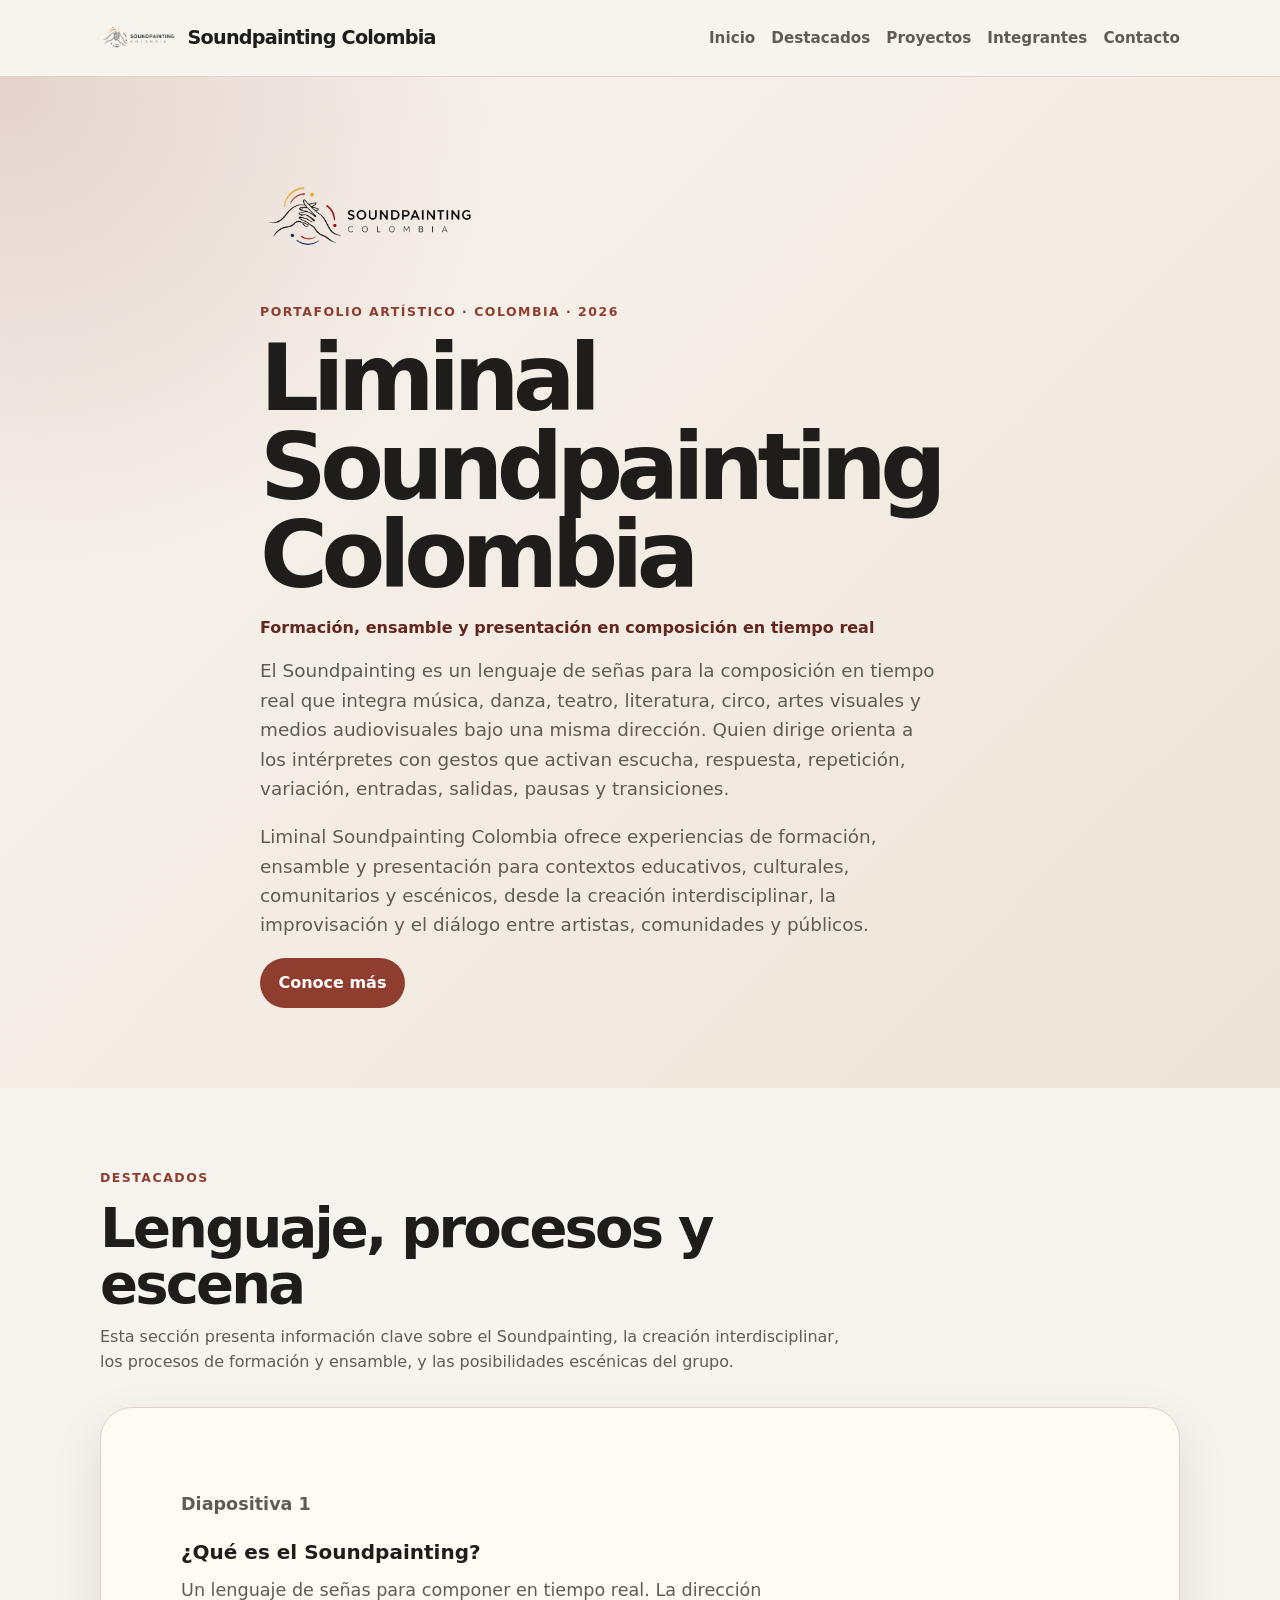
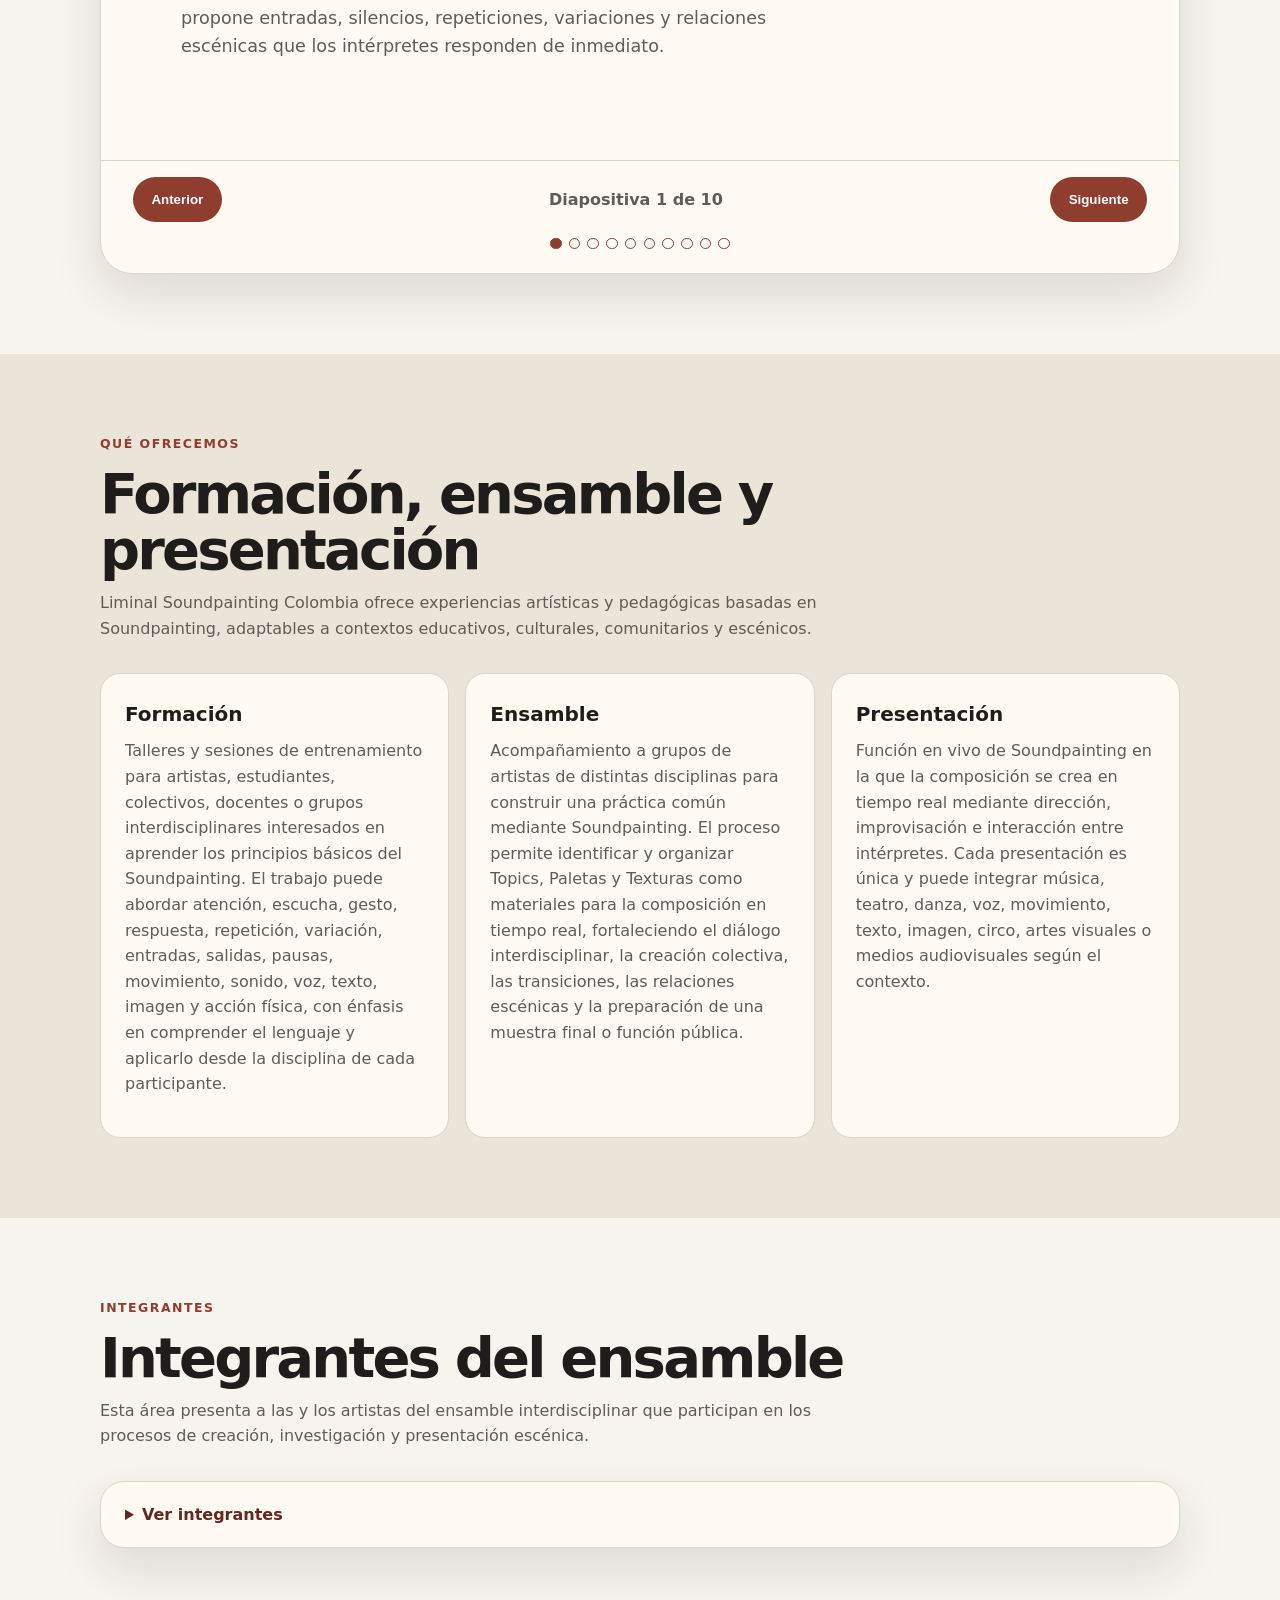
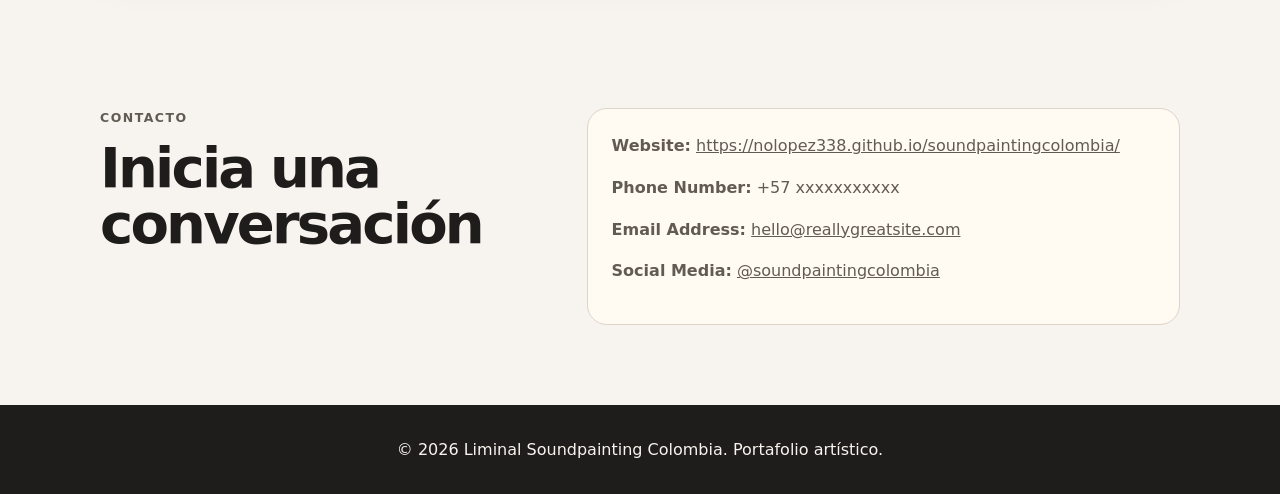
<file: index.html>
<!DOCTYPE html>
<html lang="es-CO">
<head>
  <meta charset="UTF-8">
  <meta name="viewport" content="width=device-width, initial-scale=1.0">
  <title>Liminal Soundpainting Colombia | Portafolio artístico</title>
  <link rel="stylesheet" href="css/styles.css">
</head>
<body>
  <header class="site-header">
    <nav class="navbar" aria-label="Navegación principal">
      <a class="logo" href="#inicio" aria-label="Inicio de Soundpainting Colombia">
        <img
          class="logo__image"
          src="assets/images/logo_soundpaintingcolombia-removebg.png"
          alt="Logo de Soundpainting Colombia"
        >
        <span class="logo__text">Soundpainting Colombia</span>
      </a>
      <button class="menu-toggle" type="button" aria-expanded="false" aria-controls="main-menu">
        <span class="menu-toggle__bar"></span>
        <span class="menu-toggle__bar"></span>
        <span class="menu-toggle__bar"></span>
        <span class="visually-hidden">Abrir o cerrar el menú de navegación</span>
      </button>
      <ul class="nav-menu" id="main-menu">
        <li><a href="#inicio">Inicio</a></li>
        <li><a href="#destacados">Destacados</a></li>
        <li><a href="#proyectos">Proyectos</a></li>
        <li><a href="#integrantes">Integrantes</a></li>
        <li><a href="#contacto">Contacto</a></li>
      </ul>
    </nav>
  </header>

  <main id="top">
    <section class="hero" id="inicio">
      <div class="section-container hero__content">
        <div class="hero__logo-wrap">
          <img
            class="hero__logo"
            src="assets/images/logo_soundpaintingcolombia-removebg.png"
            alt="Logo de Soundpainting Colombia"
          >
        </div>
        <p class="eyebrow">Portafolio artístico · Colombia · 2026</p>
        <h1>Liminal Soundpainting Colombia</h1>
        <p class="hero__context">Formación, ensamble y presentación en composición en tiempo real</p>
        <p class="hero__intro">
          El Soundpainting es un lenguaje de señas para la composición en tiempo real que integra música,
          danza, teatro, literatura, circo, artes visuales y medios audiovisuales bajo una misma dirección.
          Quien dirige orienta a los intérpretes con gestos que activan escucha, respuesta, repetición,
          variación, entradas, salidas, pausas y transiciones.
        </p>
        <p class="hero__intro">
          Liminal Soundpainting Colombia ofrece experiencias de formación, ensamble y presentación para
          contextos educativos, culturales, comunitarios y escénicos, desde la creación interdisciplinar,
          la improvisación y el diálogo entre artistas, comunidades y públicos.
        </p>
        <a class="button" href="#destacados">Conoce más</a>
      </div>
    </section>

    <section class="info-slider-section" id="destacados" aria-labelledby="destacados-title">
      <div class="section-container">
        <div class="section-heading">
          <p class="eyebrow">Destacados</p>
          <h2 id="destacados-title">Lenguaje, procesos y escena</h2>
          <p>
            Esta sección presenta información clave sobre el Soundpainting, la creación interdisciplinar,
            los procesos de formación y ensamble, y las posibilidades escénicas del grupo.
          </p>
        </div>

        <div class="slider" aria-roledescription="carrusel" aria-label="Carrusel informativo de Liminal Soundpainting Colombia">
          <div class="slider__viewport">
            <div class="slider__track" id="slider-track"></div>
          </div>

          <div class="slider__controls" aria-label="Controles del slider">
            <button class="slider__button" id="prev-slide" type="button" aria-label="Diapositiva anterior">Anterior</button>
            <p class="slider__counter" id="slide-counter" aria-live="polite">Diapositiva 1 de 10</p>
            <button class="slider__button" id="next-slide" type="button" aria-label="Diapositiva siguiente">Siguiente</button>
          </div>

          <div class="slider__dots" id="slider-dots" aria-label="Indicadores de diapositivas"></div>
        </div>
      </div>
    </section>

    <section class="content-section content-section--muted" id="proyectos">
      <div class="section-container">
        <div class="section-heading">
          <p class="eyebrow">Qué ofrecemos</p>
          <h2>Formación, ensamble y presentación</h2>
          <p>
            Liminal Soundpainting Colombia ofrece experiencias artísticas y pedagógicas basadas en
            Soundpainting, adaptables a contextos educativos, culturales, comunitarios y escénicos.
          </p>
        </div>
        <div class="cards-grid">
          <article class="card">
            <h3>Formación</h3>
            <p>
              Talleres y sesiones de entrenamiento para artistas, estudiantes, colectivos, docentes o grupos
              interdisciplinares interesados en aprender los principios básicos del Soundpainting. El trabajo
              puede abordar atención, escucha, gesto, respuesta, repetición, variación, entradas, salidas,
              pausas, movimiento, sonido, voz, texto, imagen y acción física, con énfasis en comprender el
              lenguaje y aplicarlo desde la disciplina de cada participante.
            </p>
          </article>
          <article class="card">
            <h3>Ensamble</h3>
            <p>
              Acompañamiento a grupos de artistas de distintas disciplinas para construir una práctica común
              mediante Soundpainting. El proceso permite identificar y organizar Topics, Paletas y Texturas
              como materiales para la composición en tiempo real, fortaleciendo el diálogo interdisciplinar,
              la creación colectiva, las transiciones, las relaciones escénicas y la preparación de una muestra
              final o función pública.
            </p>
          </article>
          <article class="card">
            <h3>Presentación</h3>
            <p>
              Función en vivo de Soundpainting en la que la composición se crea en tiempo real mediante
              dirección, improvisación e interacción entre intérpretes. Cada presentación es única y puede
              integrar música, teatro, danza, voz, movimiento, texto, imagen, circo, artes visuales o medios
              audiovisuales según el contexto.
            </p>
          </article>
        </div>
      </div>
    </section>

    <section class="content-section" id="integrantes">
      <div class="section-container">
        <div class="section-heading">
          <p class="eyebrow">Integrantes</p>
          <h2>Integrantes del ensamble</h2>
          <p>
            Esta área presenta a las y los artistas del ensamble interdisciplinar que participan en los procesos de creación, investigación y presentación escénica.
          </p>
        </div>

        <details class="members-details">
          <summary>Ver integrantes</summary>
          <div class="members-grid" aria-label="Integrantes del ensamble">
            <article class="member-card"><div class="member-card__image" aria-hidden="true">LB</div><h3 class="member-card__name">Laura Bolaños</h3><p class="member-card__handle">@Laurabolanos.actriz</p><p class="member-card__bio">Artista escénica vinculada a la actuación, el cuerpo y la creación interdisciplinar en procesos de composición en tiempo real.</p></article>
            <article class="member-card"><div class="member-card__image" aria-hidden="true">CS</div><h3 class="member-card__name">Camilo Salazar</h3><p class="member-card__handle">@gentropicmus</p><p class="member-card__bio">Músico y creador sonoro interesado en la improvisación, la escucha colectiva y los cruces entre sonido, gesto y escena.</p></article>
            <article class="member-card"><div class="member-card__image" aria-hidden="true">JC</div><h3 class="member-card__name">Juan Carlos</h3><p class="member-card__handle">@jcurreav</p><p class="member-card__bio">Creador escénico del ensamble, con participación en procesos de performance, dirección en vivo y composición colectiva.</p></article>
            <article class="member-card"><div class="member-card__image" aria-hidden="true">LC</div><h3 class="member-card__name">Luis David Cáceres Salazar</h3><p class="member-card__handle">Rol por completar</p><p class="member-card__bio">Artista integrante del ensamble, vinculado a la exploración interdisciplinar, la improvisación y la práctica escénica en vivo.</p></article>
            <article class="member-card"><div class="member-card__image" aria-hidden="true">LG</div><h3 class="member-card__name">Lina García</h3><p class="member-card__handle">@linaagarciaa</p><p class="member-card__bio">Biografía por completar.</p></article>
            <article class="member-card"><div class="member-card__image" aria-hidden="true">NL</div><h3 class="member-card__name">Nicolás López</h3><p class="member-card__handle">@nicolopez338</p><p class="member-card__bio">Integrante del ensamble interesado en el diálogo entre cuerpo, escena, improvisación y composición en tiempo real.</p></article>
            <article class="member-card"><div class="member-card__image" aria-hidden="true">JM</div><h3 class="member-card__name">José Mondragón</h3><p class="member-card__handle">@josemog_</p><p class="member-card__bio">Biografía por completar.</p></article>
            <article class="member-card"><div class="member-card__image" aria-hidden="true">DC</div><h3 class="member-card__name">Daniel Corredor / Soren</h3><p class="member-card__handle">@daniel_corredor</p><p class="member-card__bio">Biografía por completar.</p></article>
            <article class="member-card"><div class="member-card__image" aria-hidden="true">LV</div><h3 class="member-card__name">Luisa Vaca</h3><p class="member-card__handle">@_bugambilia___</p><p class="member-card__bio">Artista del ensamble vinculada a procesos sensibles de creación, movimiento, improvisación y relación con materiales escénicos.</p></article>
            <article class="member-card"><div class="member-card__image" aria-hidden="true">DR</div><h3 class="member-card__name">Diana Ricaurte</h3><p class="member-card__handle">@dianamar_rv7</p><p class="member-card__bio">Biografía por completar.</p></article>
            <article class="member-card"><div class="member-card__image" aria-hidden="true">AH</div><h3 class="member-card__name">Ana Hernández</h3><p class="member-card__handle">@anahernandezartista</p><p class="member-card__bio">Biografía por completar.</p></article>
            <!-- Cristian Torres puede agregarse más adelante si la lista del ensamble se amplía. -->
          </div>
        </details>
      </div>
    </section>

    <section class="content-section" id="contacto">
      <div class="section-container two-column">
        <div>
          <p class="eyebrow">Contacto</p>
          <h2>Inicia una conversación</h2>
        </div>
        <div class="contact-box">
          <p><strong>Website:</strong> <a href="https://nolopez338.github.io/soundpaintingcolombia/">https://nolopez338.github.io/soundpaintingcolombia/</a></p>
          <p><strong>Phone Number:</strong> +57 xxxxxxxxxxx </p>
          <p><strong>Email Address:</strong> <a href="mailto:hello@reallygreatsite.com">hello@reallygreatsite.com</a></p>
          <p><strong>Social Media:</strong> <a href="https://www.instagram.com/soundpaintingcolombia?utm_source=ig_web_button_share_sheet&igsh=ZDNlZDc0MzIxNw==">@soundpaintingcolombia</a></p>
        </div>
      </div>
    </section>
  </main>

  <footer class="site-footer">
    <p>&copy; <span id="current-year"></span> Liminal Soundpainting Colombia. Portafolio artístico.</p>
  </footer>

  <script src="js/script.js"></script>
</body>
</html>
</file>
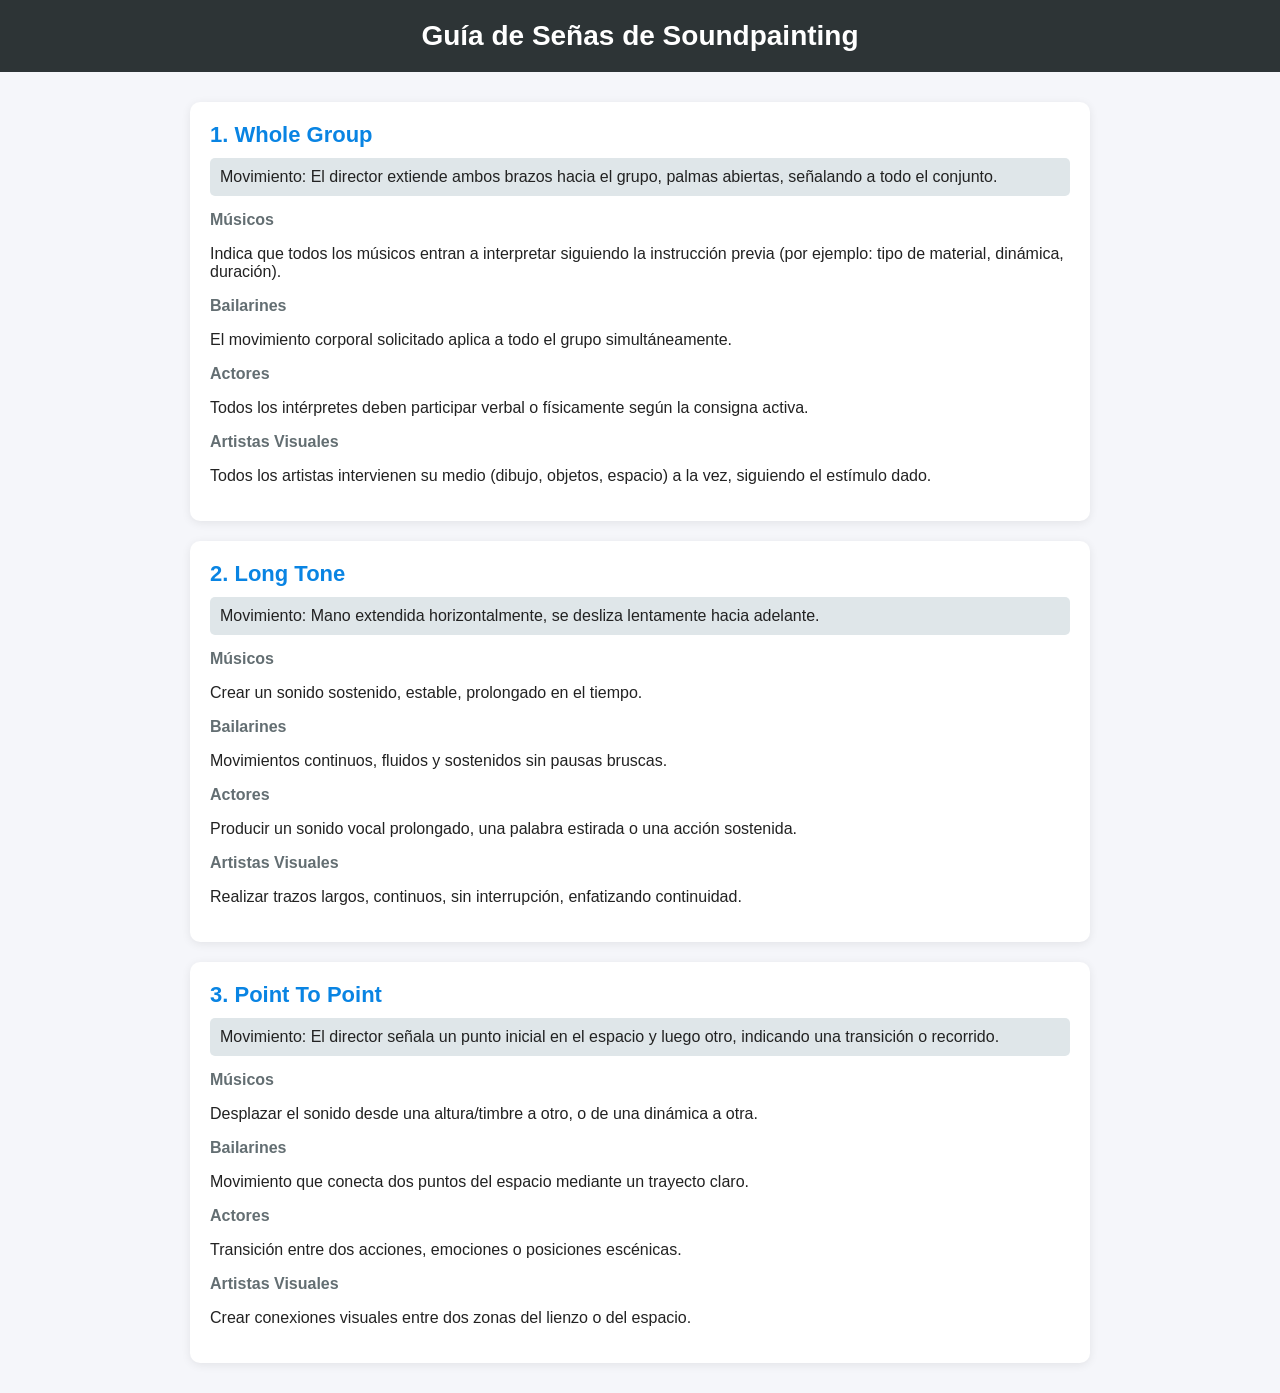
<file: guide.html>
<!DOCTYPE html>
<html lang="es">
<head>
  <meta charset="UTF-8">
  <title>Guía de Señas de Soundpainting</title>

  <style>
    body {
      margin: 0;
      background: #f5f6fa;
      font-family: Arial, sans-serif;
      color: #222;
    }

    header {
      background: #2d3436;
      color: white;
      padding: 20px;
      text-align: center;
      font-size: 28px;
      font-weight: bold;
    }

    .container {
      max-width: 900px;
      margin: 30px auto;
      padding: 0 20px;
    }

    .sign-card {
      background: white;
      border-radius: 10px;
      padding: 20px;
      margin-bottom: 20px;
      box-shadow: 0 2px 10px rgba(0,0,0,0.08);
    }

    .sign-title {
      font-size: 22px;
      font-weight: bold;
      margin-bottom: 10px;
      color: #0984e3;
    }

    .category-title {
      margin-top: 15px;
      font-weight: bold;
      color: #636e72;
    }

    .movement {
      background: #dfe6e9;
      padding: 10px;
      border-radius: 5px;
      margin-top: 10px;
    }
  </style>
</head>

<body>
  <header>Guía de Señas de Soundpainting</header>

  <div class="container">

    <!-- EJEMPLO 1 -->
    <div class="sign-card">
      <div class="sign-title">1. Whole Group</div>

      <div class="movement">
        Movimiento: El director extiende ambos brazos hacia el grupo, palmas abiertas, señalando a todo el conjunto.
      </div>

      <div class="category-title">Músicos</div>
      <p>Indica que todos los músicos entran a interpretar siguiendo la instrucción previa (por ejemplo: tipo de material, dinámica, duración).</p>

      <div class="category-title">Bailarines</div>
      <p>El movimiento corporal solicitado aplica a todo el grupo simultáneamente.</p>

      <div class="category-title">Actores</div>
      <p>Todos los intérpretes deben participar verbal o físicamente según la consigna activa.</p>

      <div class="category-title">Artistas Visuales</div>
      <p>Todos los artistas intervienen su medio (dibujo, objetos, espacio) a la vez, siguiendo el estímulo dado.</p>
    </div>


    <!-- EJEMPLO 2 -->
    <div class="sign-card">
      <div class="sign-title">2. Long Tone</div>

      <div class="movement">
        Movimiento: Mano extendida horizontalmente, se desliza lentamente hacia adelante.
      </div>

      <div class="category-title">Músicos</div>
      <p>Crear un sonido sostenido, estable, prolongado en el tiempo.</p>

      <div class="category-title">Bailarines</div>
      <p>Movimientos continuos, fluidos y sostenidos sin pausas bruscas.</p>

      <div class="category-title">Actores</div>
      <p>Producir un sonido vocal prolongado, una palabra estirada o una acción sostenida.</p>

      <div class="category-title">Artistas Visuales</div>
      <p>Realizar trazos largos, continuos, sin interrupción, enfatizando continuidad.</p>
    </div>


    <!-- EJEMPLO 3 -->
    <div class="sign-card">
      <div class="sign-title">3. Point To Point</div>

      <div class="movement">
        Movimiento: El director señala un punto inicial en el espacio y luego otro, indicando una transición o recorrido.
      </div>

      <div class="category-title">Músicos</div>
      <p>Desplazar el sonido desde una altura/timbre a otro, o de una dinámica a otra.</p>

      <div class="category-title">Bailarines</div>
      <p>Movimiento que conecta dos puntos del espacio mediante un trayecto claro.</p>

      <div class="category-title">Actores</div>
      <p>Transición entre dos acciones, emociones o posiciones escénicas.</p>

      <div class="category-title">Artistas Visuales</div>
      <p>Crear conexiones visuales entre dos zonas del lienzo o del espacio.</p>
    </div>

  </div>

</body>
</html>
</file>
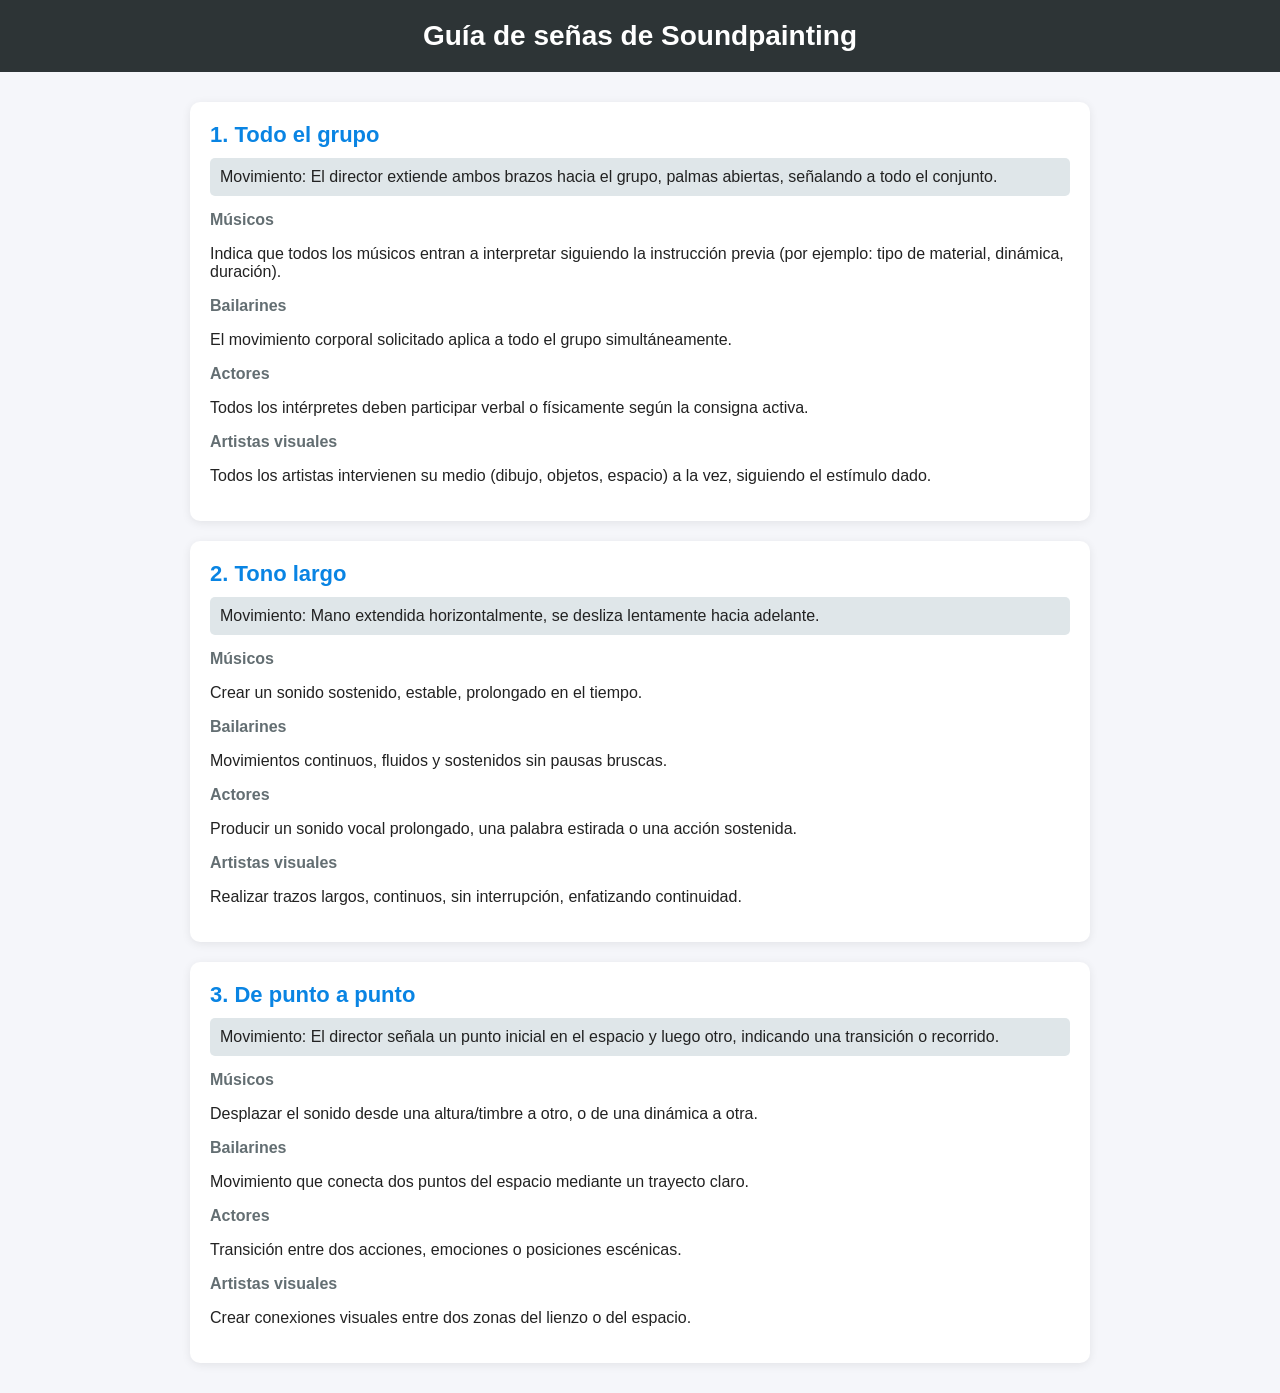
<file: pages/soundpainting-sign-guide.html>
<!DOCTYPE html>
<html lang="es">
<head>
  <meta charset="UTF-8">
  <title>Guía de señas de Soundpainting</title>

  <style>
    body {
      margin: 0;
      background: #f5f6fa;
      font-family: Arial, sans-serif;
      color: #222;
    }

    header {
      background: #2d3436;
      color: white;
      padding: 20px;
      text-align: center;
      font-size: 28px;
      font-weight: bold;
    }

    .container {
      max-width: 900px;
      margin: 30px auto;
      padding: 0 20px;
    }

    .sign-card {
      background: white;
      border-radius: 10px;
      padding: 20px;
      margin-bottom: 20px;
      box-shadow: 0 2px 10px rgba(0,0,0,0.08);
    }

    .sign-title {
      font-size: 22px;
      font-weight: bold;
      margin-bottom: 10px;
      color: #0984e3;
    }

    .category-title {
      margin-top: 15px;
      font-weight: bold;
      color: #636e72;
    }

    .movement {
      background: #dfe6e9;
      padding: 10px;
      border-radius: 5px;
      margin-top: 10px;
    }
  </style>
</head>

<body>
  <header>Guía de señas de Soundpainting</header>

  <div class="container">

    <!-- Ejemplo 1 -->
    <div class="sign-card">
      <div class="sign-title">1. Todo el grupo</div>

      <div class="movement">
        Movimiento: El director extiende ambos brazos hacia el grupo, palmas abiertas, señalando a todo el conjunto.
      </div>

      <div class="category-title">Músicos</div>
      <p>Indica que todos los músicos entran a interpretar siguiendo la instrucción previa (por ejemplo: tipo de material, dinámica, duración).</p>

      <div class="category-title">Bailarines</div>
      <p>El movimiento corporal solicitado aplica a todo el grupo simultáneamente.</p>

      <div class="category-title">Actores</div>
      <p>Todos los intérpretes deben participar verbal o físicamente según la consigna activa.</p>

      <div class="category-title">Artistas visuales</div>
      <p>Todos los artistas intervienen su medio (dibujo, objetos, espacio) a la vez, siguiendo el estímulo dado.</p>
    </div>


    <!-- Ejemplo 2 -->
    <div class="sign-card">
      <div class="sign-title">2. Tono largo</div>

      <div class="movement">
        Movimiento: Mano extendida horizontalmente, se desliza lentamente hacia adelante.
      </div>

      <div class="category-title">Músicos</div>
      <p>Crear un sonido sostenido, estable, prolongado en el tiempo.</p>

      <div class="category-title">Bailarines</div>
      <p>Movimientos continuos, fluidos y sostenidos sin pausas bruscas.</p>

      <div class="category-title">Actores</div>
      <p>Producir un sonido vocal prolongado, una palabra estirada o una acción sostenida.</p>

      <div class="category-title">Artistas visuales</div>
      <p>Realizar trazos largos, continuos, sin interrupción, enfatizando continuidad.</p>
    </div>


    <!-- Ejemplo 3 -->
    <div class="sign-card">
      <div class="sign-title">3. De punto a punto</div>

      <div class="movement">
        Movimiento: El director señala un punto inicial en el espacio y luego otro, indicando una transición o recorrido.
      </div>

      <div class="category-title">Músicos</div>
      <p>Desplazar el sonido desde una altura/timbre a otro, o de una dinámica a otra.</p>

      <div class="category-title">Bailarines</div>
      <p>Movimiento que conecta dos puntos del espacio mediante un trayecto claro.</p>

      <div class="category-title">Actores</div>
      <p>Transición entre dos acciones, emociones o posiciones escénicas.</p>

      <div class="category-title">Artistas visuales</div>
      <p>Crear conexiones visuales entre dos zonas del lienzo o del espacio.</p>
    </div>

  </div>

</body>
</html>
</file>
<file: css/styles.css>
:root {
  --color-background: #f7f4ef;
  --color-surface: #fffaf2;
  --color-surface-muted: #ebe4d9;
  --color-text: #1f1d1b;
  --color-text-soft: #625b54;
  --color-accent: #8f3d2f;
  --color-accent-dark: #62271f;
  --color-border: #ded4c8;
  --shadow-soft: 0 20px 50px rgba(31, 29, 27, 0.12);
  --max-width: 1120px;
}

* {
  box-sizing: border-box;
}

html {
  scroll-behavior: smooth;
}

body {
  margin: 0;
  background: var(--color-background);
  color: var(--color-text);
  font-family: Inter, "Segoe UI", system-ui, -apple-system, BlinkMacSystemFont, sans-serif;
  line-height: 1.6;
}

a {
  color: inherit;
}

button,
a {
  -webkit-tap-highlight-color: transparent;
}

.site-header {
  position: sticky;
  top: 0;
  z-index: 10;
  background: rgba(247, 244, 239, 0.94);
  border-bottom: 1px solid var(--color-border);
  backdrop-filter: blur(16px);
}

.navbar {
  display: flex;
  align-items: center;
  justify-content: space-between;
  max-width: var(--max-width);
  margin: 0 auto;
  padding: 1rem 1.25rem;
}

.logo {
  display: inline-flex;
  align-items: center;
  gap: 0.65rem;
  flex-shrink: 0;
  text-decoration: none;
}

.logo__image {
  display: block;
  width: auto;
  max-height: 44px;
}

.logo__text {
  font-size: 1.2rem;
  font-weight: 800;
  letter-spacing: -0.04em;
}

.nav-menu {
  display: flex;
  gap: 1rem;
  align-items: center;
  margin: 0;
  padding: 0;
  list-style: none;
}

.nav-menu a {
  color: var(--color-text-soft);
  font-size: 0.95rem;
  font-weight: 650;
  text-decoration: none;
}

.nav-menu a:hover,
.nav-menu a:focus-visible {
  color: var(--color-accent);
}

.menu-toggle {
  display: none;
  width: 2.5rem;
  height: 2.5rem;
  padding: 0.5rem;
  background: transparent;
  border: 1px solid var(--color-border);
  border-radius: 999px;
  cursor: pointer;
}

.menu-toggle__bar {
  display: block;
  width: 100%;
  height: 2px;
  margin: 4px 0;
  background: var(--color-text);
}

.visually-hidden {
  position: absolute;
  width: 1px;
  height: 1px;
  padding: 0;
  margin: -1px;
  overflow: hidden;
  clip: rect(0, 0, 0, 0);
  white-space: nowrap;
  border: 0;
}

.section-container {
  max-width: var(--max-width);
  margin: 0 auto;
  padding: 0 1.25rem;
}

.hero {
  min-height: 72vh;
  display: grid;
  place-items: center;
  background:
    radial-gradient(circle at top left, rgba(143, 61, 47, 0.18), transparent 32rem),
    linear-gradient(135deg, #f7f4ef 0%, #eee4d8 100%);
}

.hero__content {
  padding-top: 5rem;
  padding-bottom: 5rem;
}

.hero__logo-wrap {
  margin-bottom: 1.25rem;
}

.hero__logo {
  display: block;
  width: min(220px, 58vw);
  height: auto;
}

.eyebrow {
  margin: 0 0 0.75rem;
  color: var(--color-accent);
  font-size: 0.78rem;
  font-weight: 800;
  letter-spacing: 0.12em;
  text-transform: uppercase;
}

h1,
h2,
h3,
p {
  margin-top: 0;
}

h1 {
  max-width: 760px;
  margin-bottom: 1rem;
  font-size: clamp(2.5rem, 8vw, 5.8rem);
  line-height: 0.95;
  letter-spacing: -0.07em;
}

h2 {
  margin-bottom: 0.75rem;
  font-size: clamp(2rem, 5vw, 3.5rem);
  line-height: 1;
  letter-spacing: -0.05em;
}

h3 {
  margin-bottom: 0.5rem;
  font-size: 1.25rem;
}


.hero__context {
  max-width: 680px;
  color: var(--color-accent-dark);
  font-size: 1rem;
  font-weight: 800;
}

.members-details {
  background: var(--color-surface);
  border: 1px solid var(--color-border);
  border-radius: 1.5rem;
  box-shadow: var(--shadow-soft);
  overflow: hidden;
}

.members-details summary {
  padding: 1.25rem 1.5rem;
  color: var(--color-accent-dark);
  font-weight: 800;
  cursor: pointer;
}

.members-details summary:focus-visible {
  outline: 3px solid rgba(143, 61, 47, 0.35);
  outline-offset: -3px;
}

.members-grid {
  display: grid;
  grid-template-columns: repeat(3, minmax(0, 1fr));
  gap: 1rem;
  padding: 0 1.5rem 1.5rem;
}

.member-card {
  display: flex;
  min-height: 100%;
  flex-direction: column;
  padding: 1.25rem;
  background: var(--color-background);
  border: 1px solid var(--color-border);
  border-radius: 1.25rem;
}

.member-card__image {
  width: 4.5rem;
  height: 4.5rem;
  display: grid;
  place-items: center;
  margin-bottom: 1rem;
  background: linear-gradient(135deg, rgba(143, 61, 47, 0.14), rgba(98, 39, 31, 0.24));
  color: var(--color-accent-dark);
  border: 1px solid rgba(143, 61, 47, 0.2);
  border-radius: 999px;
  font-weight: 900;
  letter-spacing: 0.08em;
}

.member-card__name {
  margin-bottom: 0.25rem;
}

.member-card__handle {
  margin-bottom: 0.75rem;
  color: var(--color-accent);
  font-size: 0.95rem;
  font-weight: 800;
}

.member-card__bio {
  margin-bottom: 0;
  color: var(--color-text-soft);
}

.hero__intro {
  max-width: 680px;
  color: var(--color-text-soft);
  font-size: 1.15rem;
}

.button,
.slider__button {
  display: inline-flex;
  align-items: center;
  justify-content: center;
  min-height: 2.8rem;
  padding: 0.75rem 1.15rem;
  background: var(--color-accent);
  color: #fff;
  border: 0;
  border-radius: 999px;
  font-weight: 800;
  text-decoration: none;
  cursor: pointer;
  transition: background 180ms ease, transform 180ms ease;
}

.button:hover,
.slider__button:hover,
.button:focus-visible,
.slider__button:focus-visible {
  background: var(--color-accent-dark);
  transform: translateY(-1px);
}

.info-slider-section,
.content-section {
  padding: 5rem 0;
}

.content-section--muted {
  background: var(--color-surface-muted);
}

.section-heading {
  max-width: 760px;
  margin-bottom: 2rem;
}

.section-heading p:not(.eyebrow),
.two-column p,
.card p,
.contact-box p {
  color: var(--color-text-soft);
}

.slider {
  overflow: hidden;
  background: var(--color-surface);
  border: 1px solid var(--color-border);
  border-radius: 2rem;
  box-shadow: var(--shadow-soft);
}

.slider__viewport {
  overflow: hidden;
}

.slider__track {
  display: flex;
  transition: transform 420ms ease;
}

.slide {
  flex: 0 0 100%;
  min-height: 22rem;
  display: flex;
  flex-direction: column;
  justify-content: center;
  padding: clamp(2rem, 7vw, 5rem);
}

.slide__number {
  color: var(--color-accent);
  font-weight: 800;
}

.slide p {
  max-width: 620px;
  color: var(--color-text-soft);
  font-size: 1.1rem;
}

.slider__controls {
  display: flex;
  gap: 1rem;
  align-items: center;
  justify-content: space-between;
  padding: 1rem clamp(1rem, 4vw, 2rem);
  border-top: 1px solid var(--color-border);
}

.slider__counter {
  margin: 0;
  color: var(--color-text-soft);
  font-weight: 800;
  text-align: center;
}

.slider__dots {
  display: flex;
  flex-wrap: wrap;
  gap: 0.45rem;
  justify-content: center;
  padding: 0 1rem 1.5rem;
}

.slider__dot {
  width: 0.72rem;
  height: 0.72rem;
  padding: 0;
  background: transparent;
  border: 1px solid var(--color-accent);
  border-radius: 999px;
  cursor: pointer;
}

.slider__dot[aria-current="true"] {
  background: var(--color-accent);
}

.two-column {
  display: grid;
  grid-template-columns: minmax(0, 0.85fr) minmax(0, 1.15fr);
  gap: 3rem;
  align-items: start;
}

.cards-grid {
  display: grid;
  grid-template-columns: repeat(3, minmax(0, 1fr));
  gap: 1rem;
}

.card,
.contact-box {
  background: var(--color-surface);
  border: 1px solid var(--color-border);
  border-radius: 1.25rem;
  padding: 1.5rem;
}

.site-footer {
  padding: 2rem 1.25rem;
  background: var(--color-text);
  color: #f7f4ef;
  text-align: center;
}

.site-footer p {
  margin: 0;
}

@media (max-width: 760px) {
  .logo {
    gap: 0.5rem;
  }

  .logo__image {
    max-height: 38px;
  }

  .logo__text {
    font-size: 1rem;
  }

  .menu-toggle {
    display: inline-block;
  }

  .nav-menu {
    position: absolute;
    top: 100%;
    right: 1rem;
    left: 1rem;
    display: none;
    flex-direction: column;
    align-items: flex-start;
    padding: 1rem;
    background: var(--color-surface);
    border: 1px solid var(--color-border);
    border-radius: 1rem;
    box-shadow: var(--shadow-soft);
  }

  .nav-menu.is-open {
    display: flex;
  }

  .hero {
    min-height: auto;
  }

  .info-slider-section,
  .content-section {
    padding: 3.5rem 0;
  }

  .slider {
    border-radius: 1.25rem;
  }

  .slide {
    min-height: 25rem;
  }

  .slider__controls,
  .two-column,
  .cards-grid,
  .members-grid {
    grid-template-columns: 1fr;
  }

  .slider__controls {
    flex-direction: column;
  }

  .slider__button {
    width: 100%;
  }

  .two-column {
    gap: 1.25rem;
  }
}

@media (prefers-reduced-motion: reduce) {
  *,
  *::before,
  *::after {
    scroll-behavior: auto !important;
    transition-duration: 0.01ms !important;
  }
}
</file>
